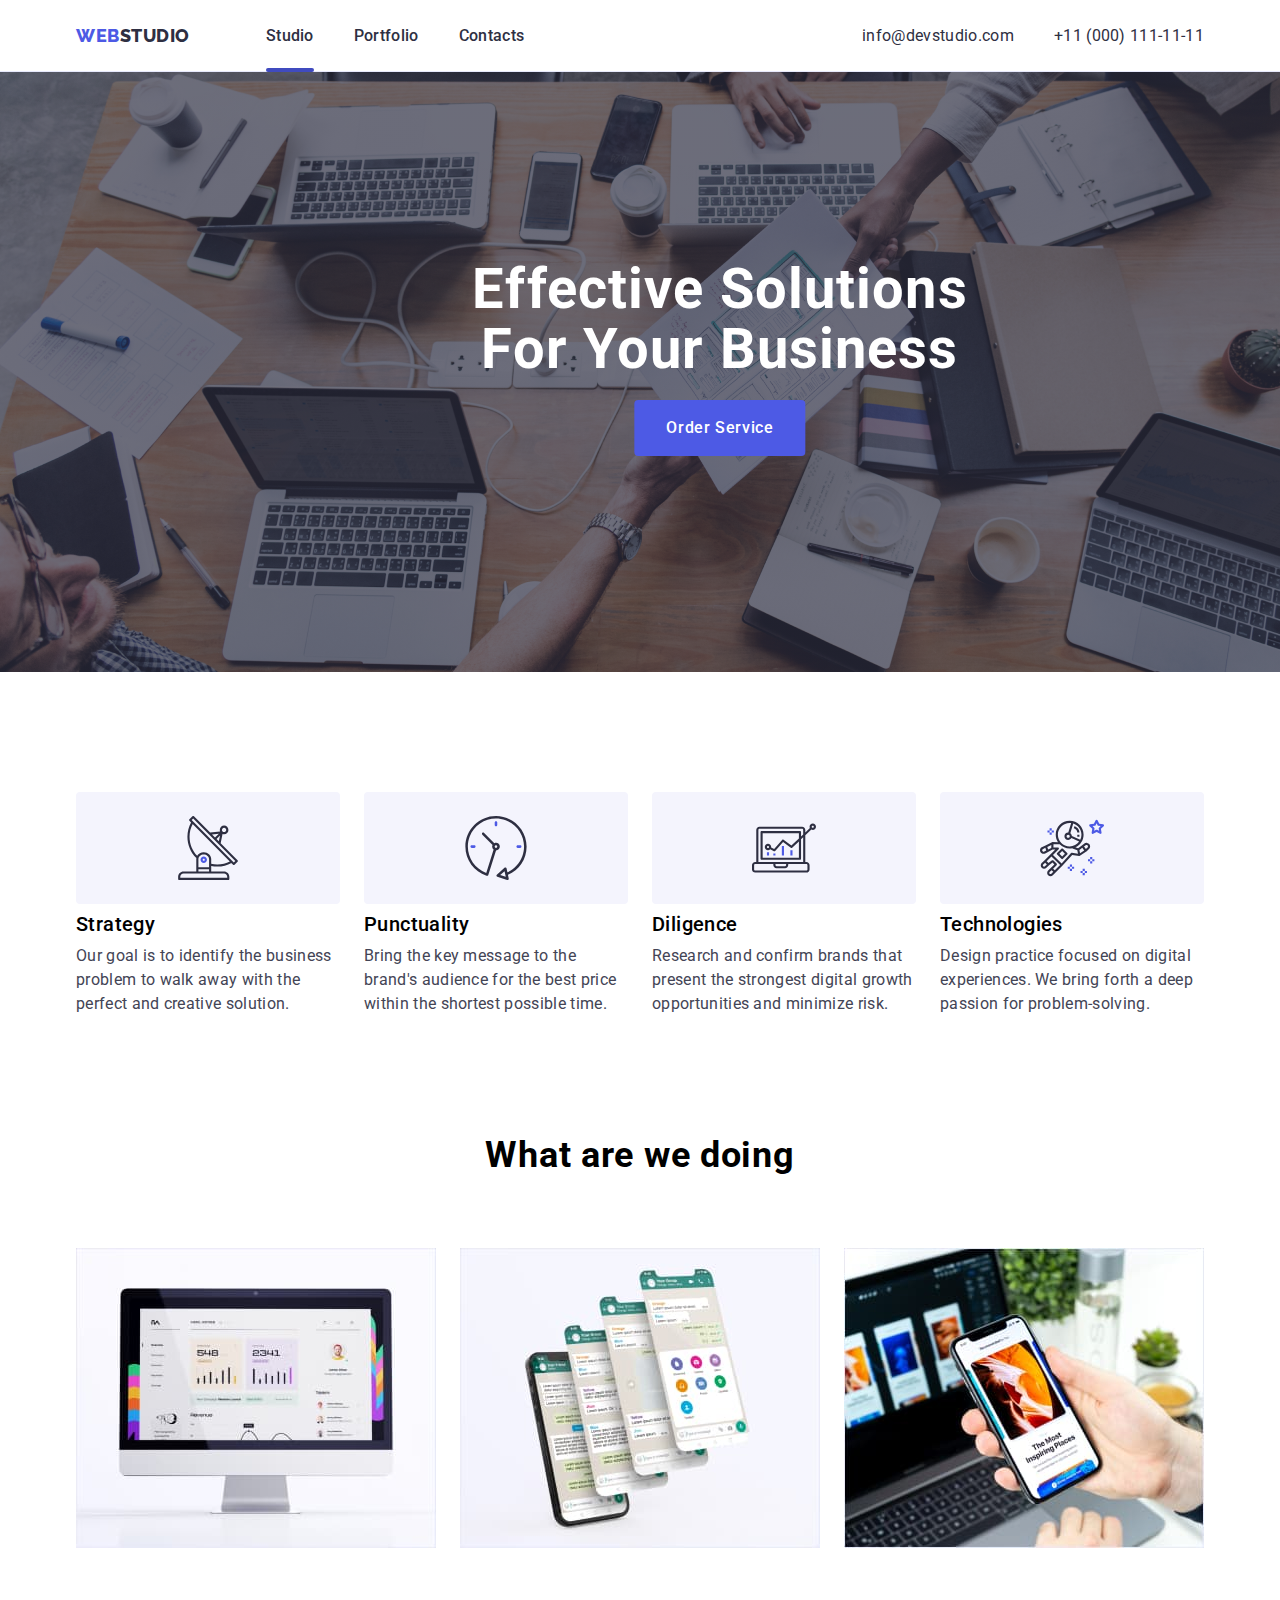
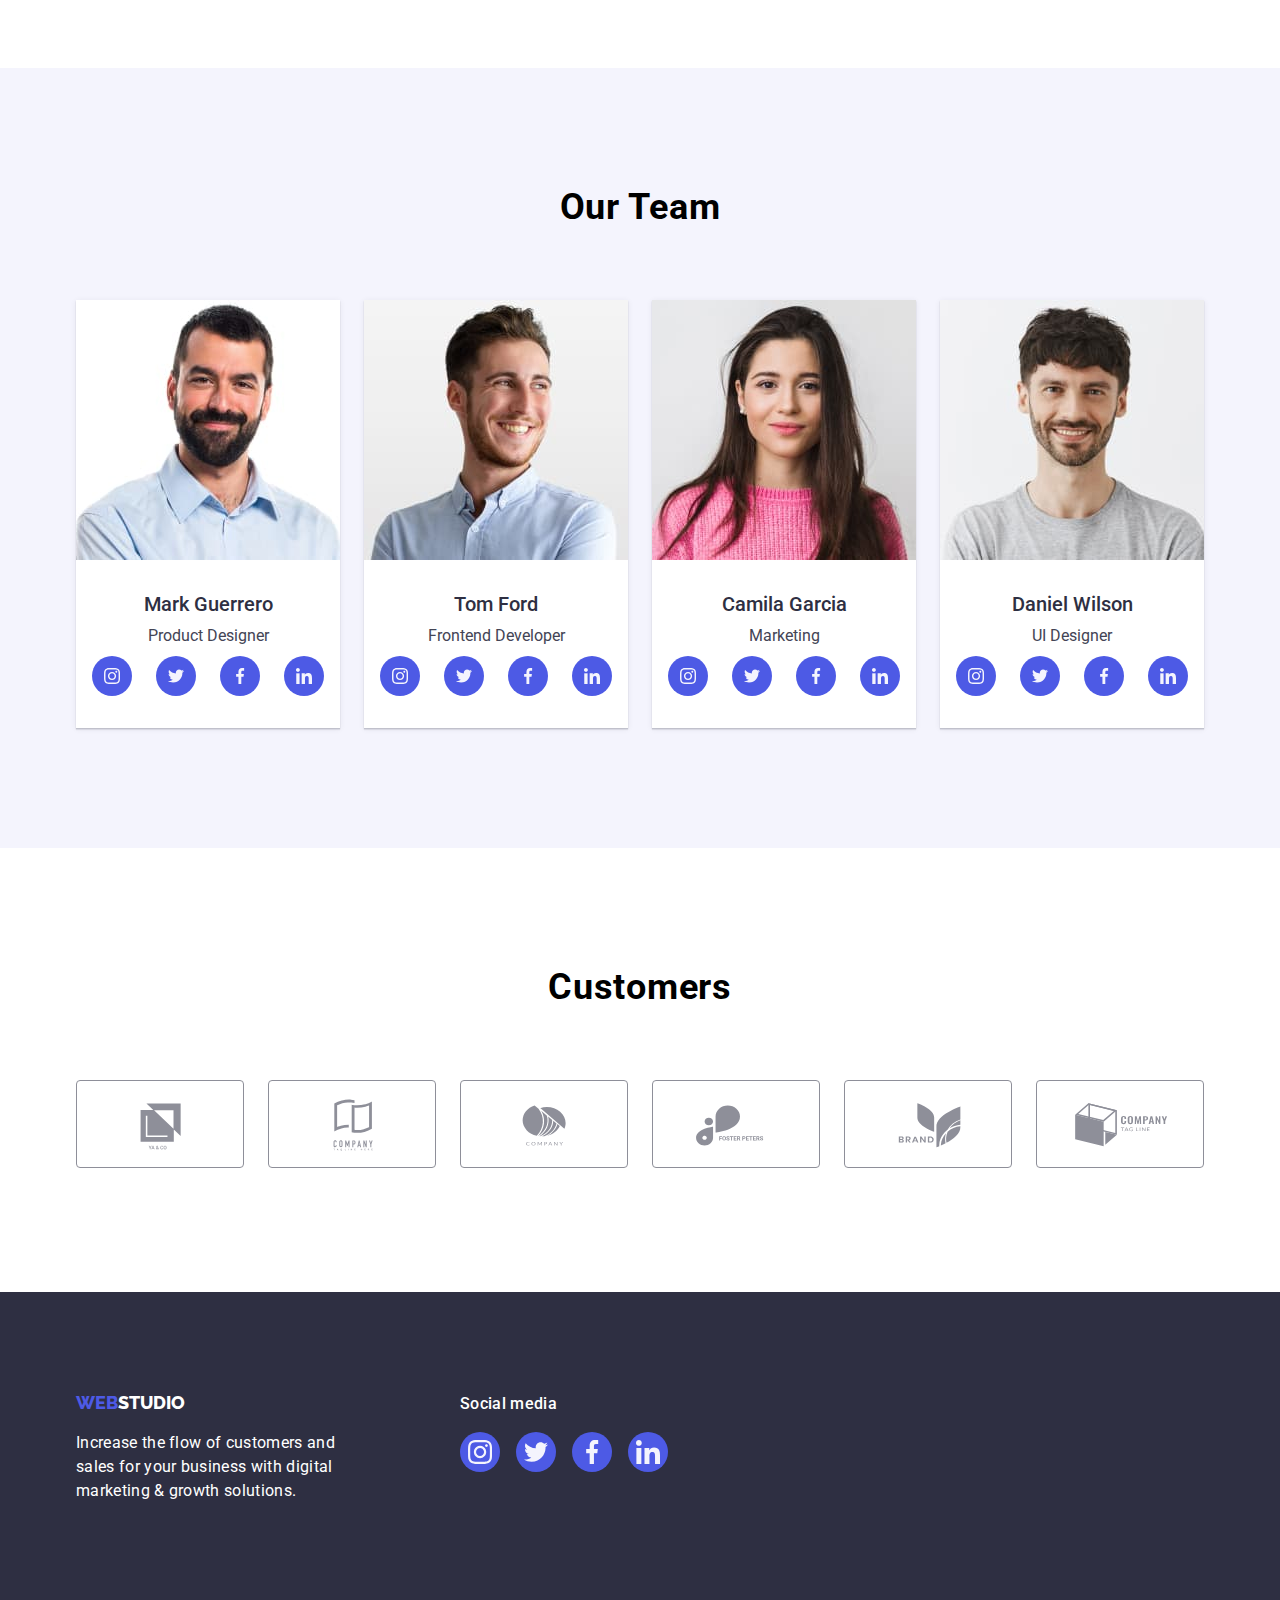
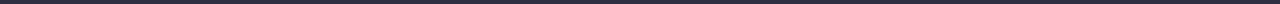
<file: index.html>
<!DOCTYPE html>
<html lang="en">
  <head>
    <meta charset="UTF-8" />
    <meta name="viewport" content="width=device-width, initial-scale=1.0" />
    <title>Document</title>
    <link rel="preconnect" href="https://fonts.googleapis.com" />
    <link rel="preconnect" href="https://fonts.gstatic.com" crossorigin />
    <link
      href="https://fonts.googleapis.com/css2?family=Raleway:wght@800&family=Roboto:wght@400;500;700;900&display=swap"
      rel="stylesheet"
    />
    <link
      rel="stylesheet"
      href="https://cdnjs.cloudflare.com/ajax/libs/modern-normalize/1.0.0/modern-normalize.min.css"
    />
    <link rel="stylesheet" href="css/styles.css" />
  </head>
  <body>
    <header class="header-layout">
      <div class="container header-wrap">
        <a href="index.html" class="logo"
          ><span class="logo-span">WEB</span>STUDIO</a
        >
        <nav class="nav">
          <ul class="nav-layout">
            <li><a class="nav-menu underline" href="./index.html">Studio</a></li>
            <li><a class="nav-menu" href="./portfolio.html">Portfolio</a></li>
            <li><a class="nav-menu" href="#">Contacts</a></li>
          </ul>
        </nav>
        <address class="address">
          <a class="mail" href="mailto:info@devstudio.com"
            >info@devstudio.com</a
          >
          <a class="tel" href="tel:110001111111">+11 (000) 111-11-11</a>
        </address>
      </div>
    </header>
    <main>
      <section class="main-navy-section main-navy-section-layout">
        <div class="container">
          <h1 class="main-heading main-navy-content">
            Effective Solutions For Your Business
          </h1>
          <button
            type="button"
            class="main-button button-layout"
            data-modal-open
          >
            Order Service
          </button>
          <div class="backdrop is-hidden" data-modal>
            <div class="modal">
              <button type="button" class="close-button" data-modal-close>
                <svg height="8px" width="8px">
                  <use href="./images/icons.svg#icon-close"></use>
                </svg>
              </button>
              </button>
            </div>
          </div>
        </div>
      </section>
      <section class="section">
        <div class="container">
          <ul class="no-dots company-deccription-layout">
            <li class="company-description-section comp-description-feature">
              <div class="comp-description-icons">
                <svg width="64px" height="64px">
                  <use href="./images/icons.svg#icon-antenna-1-1"></use>
                </svg>
              </div>
              <h3 class="company-description-heading">Strategy</h3>
              <p class="company-description-paragraph">
                Our goal is to identify the business problem to walk away with
                the perfect and creative solution.
              </p>
            </li>
            <li class="company-description-section comp-description-feature">
              <div class="comp-description-icons">
                <svg width="64px" height="64px">
                  <use href="./images/icons.svg#icon-clock-1-1"></use>
                </svg>
              </div>
              <h3 class="company-description-heading">Punctuality</h3>
              <p class="company-description-paragraph">
                Bring the key message to the brand's audience for the best price
                within the shortest possible time.
              </p>
            </li>
            <li class="company-description-section comp-description-feature">
              <div class="comp-description-icons">
                <svg width="64px" height="64px">
                  <use href="./images/icons.svg#icon-diagram-1-1"></use>
                </svg>
              </div>
              <h3 class="company-description-heading">Diligence</h3>
              <p class="company-description-paragraph">
                Research and confirm brands that present the strongest digital
                growth opportunities and minimize risk.
              </p>
            </li>
            <li class="company-description-section comp-description-feature">
              <div class="comp-description-icons">
                <svg width="64px" height="64px">
                  <use href="./images/icons.svg#icon-astronaut-1-1"></use>
                </svg>
              </div>
              <h3 class="company-description-heading">Technologies</h3>
              <p class="company-description-paragraph">
                Design practice focused on digital experiences. We bring forth a
                deep passion for problem-solving.
              </p>
            </li>
          </ul>
        </div>
      </section>
      <section class="wywd-bottom-padding">
        <div class="container">
          <h2 class="wawd-heading wywd-layout">What are we doing</h2>
          <ul class="no-dots">
            <li>
              <img
                src="images/Rectangle71.jpg"
                alt="Photo of computer monitor with a graph on the screen"
                width="360"
                height="300"
              />
            </li>
            <li>
              <img
                src="images/img2.jpg"
                alt="Photo of the phone from which other images come out"
                width="360"
                height="300"
              />
            </li>
            <li>
              <img
                src="images/img3.jpg"
                alt="A man is holding a phone in his hand and a computer can be seen in the background"
                width="360"
                height="300"
              />
            </li>
          </ul>
        </div>
      </section>
      <section class="section team">
        <div class="container">
          <h2 class="team-heading">Our Team</h2>
          <ul class="no-dots">
            <li class="team-img-layout">
              <img
                src="images/portret1.jpg"
                alt="Happy man with a black hair, beard and mustage"
                width="264"
                height="260"
              />
              <div class="team-description">
                <h3 class="img-heading">Mark Guerrero</h3>
                <p class="img-paragraph">Product Designer</p>
                <div>
                  <ul class="team-icons">
                    <li class="background-icons-tm">
                      <a href="#">
                        <svg width="16px" height="16px">
                          <use href="images/icons.svg#icon-instagram"></use>
                        </svg>
                      </a>
                    </li>
                    <li class="background-icons-tm">
                      <a href="#">
                        <svg width="16px" height="16px">
                          <use href="images/icons.svg#icon-twitter"></use>
                        </svg>
                      </a>
                    </li>
                    <li class="background-icons-tm">
                      <a href="#">
                        <svg width="16px" height="16px">
                          <use href="images/icons.svg#icon-facebook"></use>
                        </svg>
                      </a>
                    </li>
                    <li class="background-icons-tm">
                      <a href="#">
                        <svg width="16px" height="16px">
                          <use href="images/icons.svg#icon-linkedin"></use>
                        </svg>
                      </a>
                    </li>
                  </ul>
                </div>
              </div>
            </li>
            <li class="team-img-layout">
              <img
                src="images/portret2.jpg"
                alt="A blond man with a blue tshirt is smiling"
                width="264"
                height="260"
              />
              <div class="team-description">
                <h3 class="img-heading">Tom Ford</h3>
                <p class="img-paragraph">Frontend Developer</p>
                <div>
                  <ul class="team-icons">
                    <li class="background-icons-tm">
                      <a href="#">
                        <svg width="16px" height="16px">
                          <use href="images/icons.svg#icon-instagram"></use>
                        </svg>
                      </a>
                    </li>
                    <li class="background-icons-tm">
                      <a href="#">
                        <svg width="16px" height="16px">
                          <use href="images/icons.svg#icon-twitter"></use>
                        </svg>
                      </a>
                    </li>
                    <li class="background-icons-tm">
                      <a href="#">
                        <svg width="16px" height="16px">
                          <use href="images/icons.svg#icon-facebook"></use>
                        </svg>
                      </a>
                    </li>
                    <li class="background-icons-tm">
                      <a href="#">
                        <svg width="16px" height="16px">
                          <use href="images/icons.svg#icon-linkedin"></use>
                        </svg>
                      </a>
                    </li>
                  </ul>
                </div>
              </div>
            </li>
            <li class="team-img-layout">
              <img
                src="images/portret3.jpg"
                alt="Photo of a young female dressed in pink sweater"
                width="264"
                height="260"
              />
              <div class="team-description">
                <h3 class="img-heading">Camila Garcia</h3>
                <p class="img-paragraph">Marketing</p>
                <div>
                  <ul class="team-icons">
                    <li class="background-icons-tm">
                      <a href="#">
                        <svg width="16px" height="16px">
                          <use href="images/icons.svg#icon-instagram"></use>
                        </svg>
                      </a>
                    </li>
                    <li class="background-icons-tm">
                      <a href="#">
                        <svg width="16px" height="16px">
                          <use href="images/icons.svg#icon-twitter"></use>
                        </svg>
                      </a>
                    </li>
                    <li class="background-icons-tm">
                      <a href="#">
                        <svg width="16px" height="16px">
                          <use href="images/icons.svg#icon-facebook"></use>
                        </svg>
                      </a>
                    </li>
                    <li class="background-icons-tm">
                      <a href="#">
                        <svg width="16px" height="16px">
                          <use href="images/icons.svg#icon-linkedin"></use>
                        </svg>
                      </a>
                    </li>
                  </ul>
                </div>
              </div>
            </li>
            <li class="team-img-layout">
              <img
                src="images/portret4.jpg"
                alt="Photo of a young man with brown hairs and smile on his face"
                width="264"
                height="260"
              />
              <div class="team-description">
                <h3 class="img-heading">Daniel Wilson</h3>
                <p class="img-paragraph">UI Designer</p>
                <div>
                  <ul class="team-icons">
                    <li class="background-icons-tm">
                      <a href="#">
                        <svg width="16px" height="16px">
                          <use href="images/icons.svg#icon-instagram"></use>
                        </svg>
                      </a>
                    </li>
                    <li class="background-icons-tm">
                      <a href="#">
                        <svg width="16px" height="16px">
                          <use href="images/icons.svg#icon-twitter"></use>
                        </svg>
                      </a>
                    </li>
                    <li class="background-icons-tm">
                      <a href="#">
                        <svg width="16px" height="16px">
                          <use href="images/icons.svg#icon-facebook"></use>
                        </svg>
                      </a>
                    </li>
                    <li class="background-icons-tm">
                      <a href="#">
                        <svg width="16px" height="16px">
                          <use href="images/icons.svg#icon-linkedin"></use>
                        </svg>
                      </a>
                    </li>
                  </ul>
                </div>
              </div>
            </li>
          </ul>
        </div>
      </section>
      <section class="section">
        <h2 class="team-heading">Customers</h2>
        <div>
          <ul class="customers-icons">
            <li>
              <svg class="icon-Client">
                <use href="images/icons.svg#icon-Client-1"></use>
              </svg>
            </li>
            <li>
              <svg class="icon-Client">
                <use href="images/icons.svg#icon-Client-2"></use>
              </svg>
            </li>
            <li>
              <svg class="icon-Client">
                <use href="images/icons.svg#icon-Client-3"></use>
              </svg>
            </li>
            <li>
              <svg class="icon-Client">
                <use href="images/icons.svg#icon-Client-4"></use>
              </svg>
            </li>
            <li>
              <svg class="icon-Client">
                <use href="images/icons.svg#icon-Client-5"></use>
              </svg>
            </li>
            <li>
              <svg class="icon-Client">
                <use href="images/icons.svg#icon-Client-6"></use>
              </svg>
            </li>
          </ul>
        </div>
      </section>
    </main>
    <footer class="footer-background">
      <div class="container footer-flex">
        <div class="footer-content-layout">
          <a class="footer-logo" href="./index.html"
            ><span class="logo-span">WEB</span>STUDIO</a
          >
          <p class="footer-paragraph">
            Increase the flow of customers and sales for your business with
            digital marketing & growth solutions.
          </p>
        </div>
        <div class="social-media-container">
          <p class="social-media-footer">Social media</p>
          <ul class="footer-icons">
            <li class="background-icon-ft">
              <a href="#">
                <svg class="svg-size">
                  <use
                    width="24px"
                    height="24px"
                    href="images/icons.svg#icon-instagram"
                  ></use>
                </svg>
              </a>
            </li>
            <li class="background-icon-ft">
              <a href="#">
                <svg class="svg-size">
                  <use
                    width="24px"
                    height="24px"
                    href="images/icons.svg#icon-twitter"
                  ></use>
                </svg>
              </a>
            </li>
            <li class="background-icon-ft">
              <a href="#">
                <svg class="svg-size">
                  <use
                    width="24px"
                    height="24px"
                    href="images/icons.svg#icon-facebook"
                  ></use>
                </svg>
              </a>
            </li>
            <li class="background-icon-ft">
              <a href="#">
                <svg class="svg-size">
                  <use
                    width="24px"
                    height="24px"
                    href="images/icons.svg#icon-linkedin"
                  ></use>
                </svg>
              </a>
            </li>
          </ul>
        </div>
      </div>
    </footer>
    <script src="./js/modal.js"></script>
  </body>
</html>
</file>
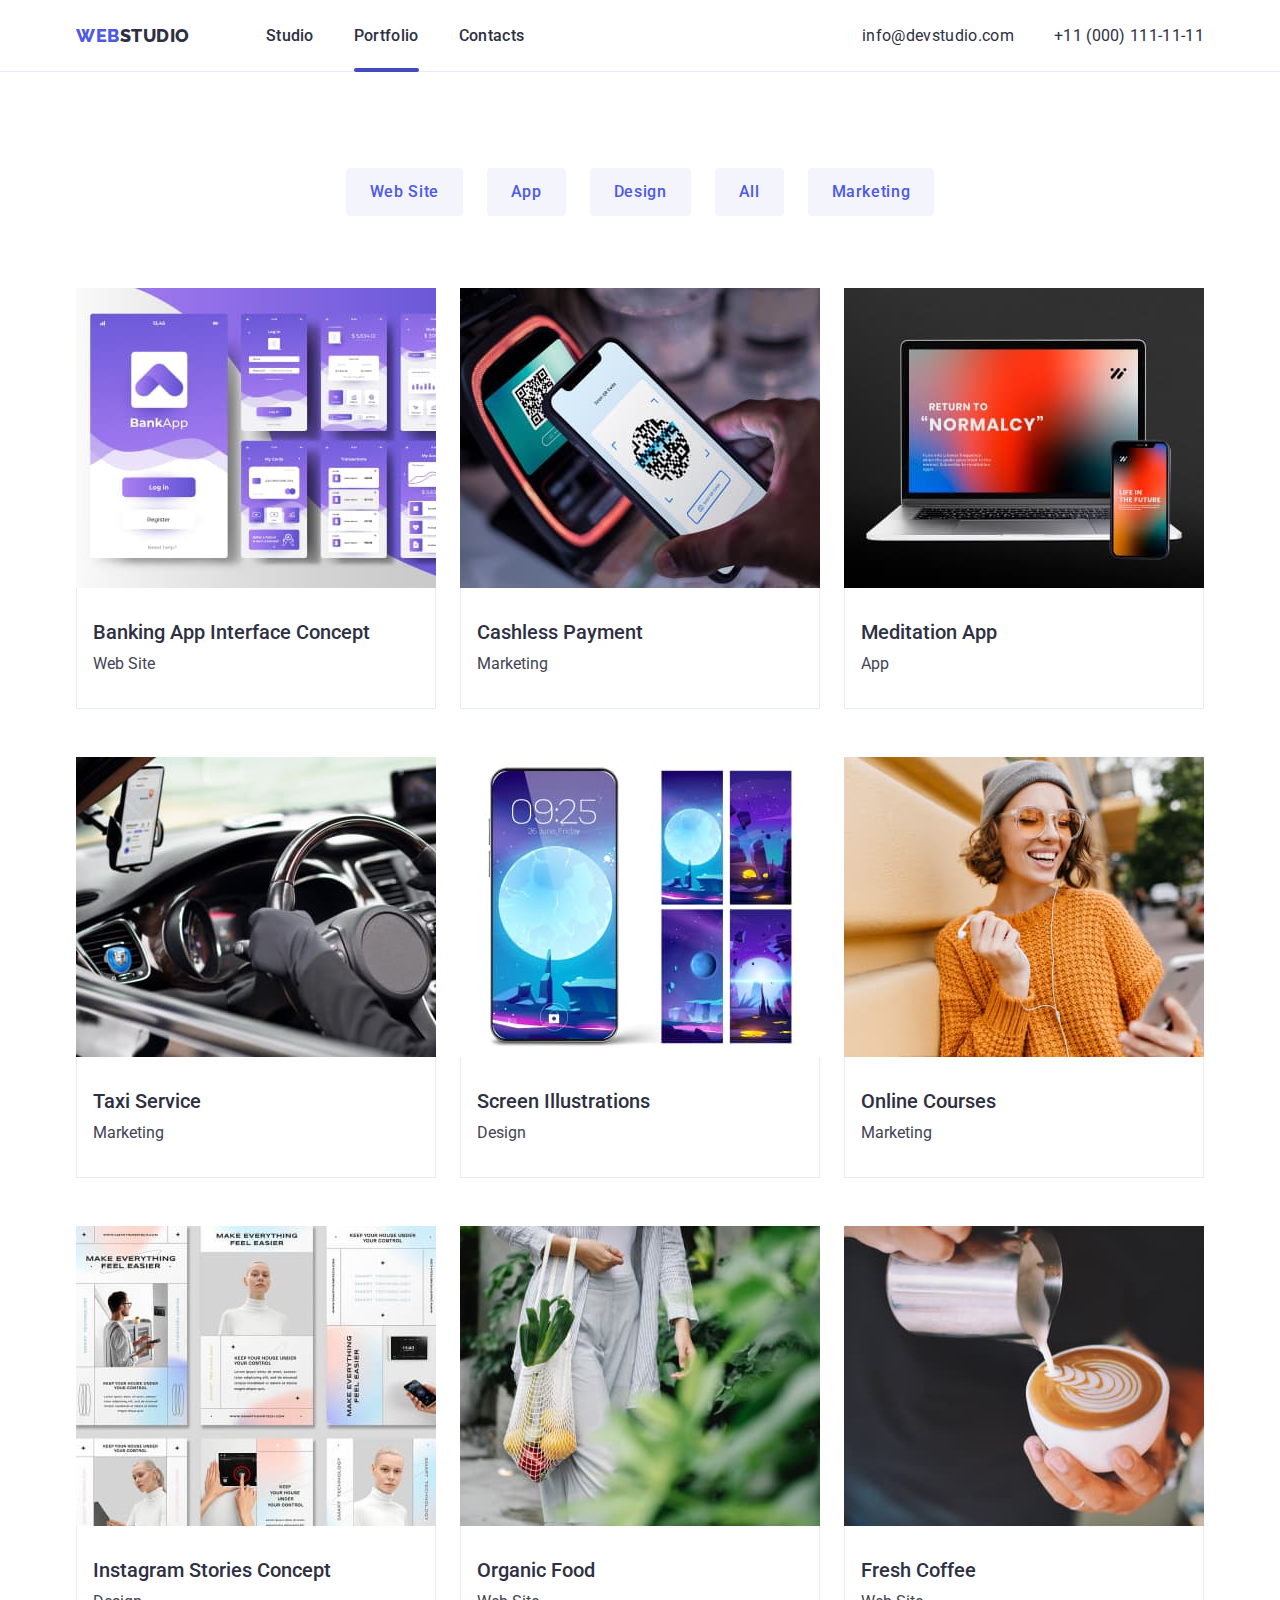
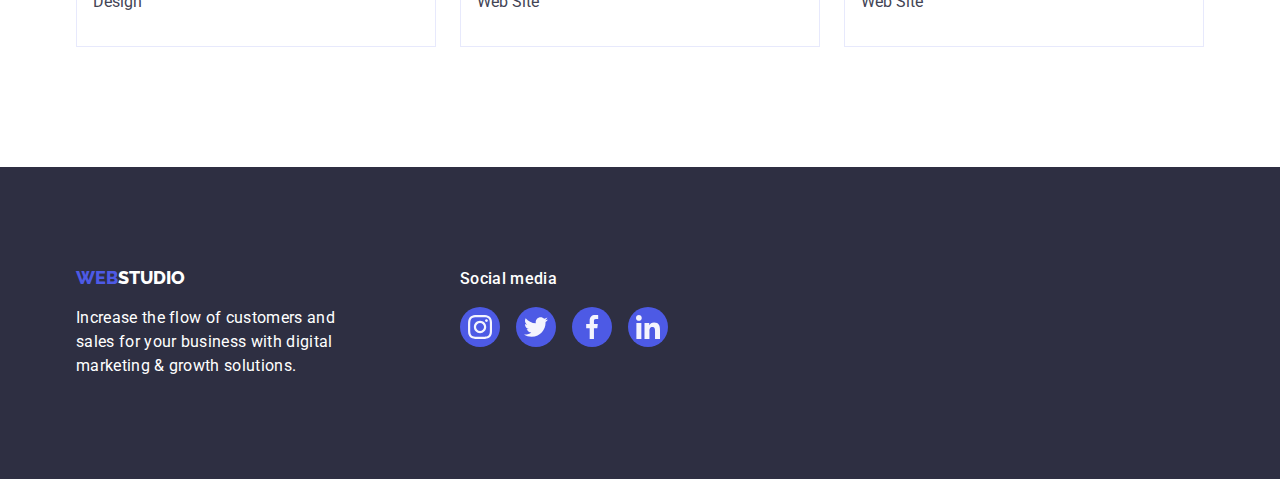
<file: portfolio.html>
<!DOCTYPE html>
<html lang="en">
  <head>
    <meta charset="UTF-8" />
    <meta name="viewport" content="width=device-width, initial-scale=1.0" />
    <title>Document</title>
    <link rel="preconnect" href="https://fonts.googleapis.com" />
    <link rel="preconnect" href="https://fonts.gstatic.com" crossorigin />
    <link
      href="https://fonts.googleapis.com/css2?family=Raleway:wght@800&family=Roboto:wght@400;500;700;900&display=swap"
      rel="stylesheet"
    />
    <link
      rel="stylesheet"
      href="https://cdnjs.cloudflare.com/ajax/libs/modern-normalize/1.0.0/modern-normalize.min.css"
    />
    <link rel="stylesheet" href="css/styles.css" />
  </head>
  <body>
    <header class="header-layout">
      <div class="container header-wrap">
        <a href="index.html" class="logo"
          ><span class="logo-span">WEB</span>STUDIO</a
        >
        <nav class="nav">
          <ul class="nav-layout">
            <li><a class="nav-menu" href="./index.html">Studio</a></li>
            <li>
              <a class="nav-menu underline-portfolio" href="./portfolio.html"
                >Portfolio</a
              >
            </li>
            <li><a class="nav-menu" href="#">Contacts</a></li>
          </ul>
        </nav>
        <address class="address">
          <a class="mail" href="mailto:info@devstudio.com"
            >info@devstudio.com</a
          >
          <a class="tel" href="tel:110001111111">+11 (000) 111-11-11</a>
        </address>
      </div>
    </header>
    <main>
      <section class="portfolio-section-layout">
        <div class="container">
          <ul class="portfolio-buttons-layout">
            <li>
              <button class="portfolio-button" type="button">Web Site</button>
            </li>
            <li>
              <button class="portfolio-button" type="button">App</button>
            </li>
            <li>
              <button class="portfolio-button" type="button">Design</button>
            </li>
            <li>
              <button class="portfolio-button" type="button">All</button>
            </li>
            <li>
              <button class="portfolio-button" type="button">Marketing</button>
            </li>
          </ul>
          <ul class="image-columns">
            <li class="portfolio-image-hover portfolio-shadow">
              <div class="portfolio-list-relative">
                <img
                  src="images/portfolio/portfolio1.jpg"
                  alt="Image with bank aplication"
                  width="360"
                  height="300"
                />
                <div class="image-slider">
                  <p class="slider-description">
                    14 Stylish and User-Friendly App Design Concepts · Task
                    Manager App · Calorie Tracker App · Exotic Fruit Ecommerce
                    App · Cloud Storage App
                  </p>
                </div>
              </div>
              <div class="portfoilio-text-layout">
                <h3 class="img-heading">Banking App Interface Concept</h3>
                <p class="img-paragraph">Web Site</p>
              </div>
            </li>
            <li class="portfolio-image-hover portfolio-shadow">
              <div class="portfolio-list-relative">
                <img
                  src="images/portfolio/portfolio2.jpg"
                  alt="Image of phone scaning QR code"
                  width="360"
                  height="300"
                />
                <div class="image-slider">
                  <p class="slider-description">
                    14 Stylish and User-Friendly App Design Concepts · Task
                    Manager App · Calorie Tracker App · Exotic Fruit Ecommerce
                    App · Cloud Storage App
                  </p>
                </div>
              </div>
              <div class="portfoilio-text-layout">
                <h3 class="img-heading">Cashless Payment</h3>
                <p class="img-paragraph">Marketing</p>
              </div>
            </li>
            <li class="portfolio-image-hover portfolio-shadow">
              <div class="portfolio-list-relative">
                <img
                  src="images/portfolio/portfolio3.jpg"
                  alt="Image of laptop and smartphone on gray backround"
                  width="360"
                  height="300"
                />
                <div class="image-slider">
                  <p class="slider-description">
                    14 Stylish and User-Friendly App Design Concepts · Task
                    Manager App · Calorie Tracker App · Exotic Fruit Ecommerce
                    App · Cloud Storage App
                  </p>
                </div>
              </div>
              <div class="portfoilio-text-layout">
                <h3 class="img-heading">Meditation App</h3>
                <p class="img-paragraph">App</p>
              </div>
            </li>
            <li class="portfolio-image-hover portfolio-shadow">
              <div class="portfolio-list-relative">
                <img
                  src="images/portfolio/portfolio4.jpg"
                  alt="Image of car inside with steering wheel on first plan"
                  width="360"
                  height="300"
                />
                <div class="image-slider">
                  <p class="slider-description">
                    14 Stylish and User-Friendly App Design Concepts · Task
                    Manager App · Calorie Tracker App · Exotic Fruit Ecommerce
                    App · Cloud Storage App
                  </p>
                </div>
              </div>
              <div class="portfoilio-text-layout">
                <h3 class="img-heading">Taxi Service</h3>
                <p class="img-paragraph">Marketing</p>
              </div>
            </li>
            <li class="portfolio-image-hover portfolio-shadow">
              <div class="portfolio-list-relative">
                <img
                  src="images/portfolio/portfolio5.jpg"
                  alt="Image of smartphone and a few different wallpapers"
                  width="360"
                  height="300"
                />
                <div class="image-slider">
                  <p class="slider-description">
                    14 Stylish and User-Friendly App Design Concepts · Task
                    Manager App · Calorie Tracker App · Exotic Fruit Ecommerce
                    App · Cloud Storage App
                  </p>
                </div>
              </div>
              <div class="portfoilio-text-layout">
                <h3 class="img-heading">Screen Illustrations</h3>
                <p class="img-paragraph">Design</p>
              </div>
            </li>
            <li class="portfolio-image-hover portfolio-shadow">
              <div class="portfolio-list-relative">
                <img
                  src="images/portfolio/portfolio6.jpg"
                  alt="Image of woman with onange hoodie and smile on her face"
                  width="360"
                  height="300"
                />
                <div class="image-slider">
                  <p class="slider-description">
                    14 Stylish and User-Friendly App Design Concepts · Task
                    Manager App · Calorie Tracker App · Exotic Fruit Ecommerce
                    App · Cloud Storage App
                  </p>
                </div>
              </div>
              <div class="portfoilio-text-layout">
                <h3 class="img-heading">Online Courses</h3>
                <p class="img-paragraph">Marketing</p>
              </div>
            </li>
            <li class="portfolio-image-hover portfolio-shadow">
              <div class="portfolio-list-relative">
                <img
                  src="images/portfolio/portfolio7.jpg"
                  alt="Image of a few stories concept for instagram"
                  width="360"
                  height="300"
                />
                <div class="image-slider">
                  <p class="slider-description">
                    14 Stylish and User-Friendly App Design Concepts · Task
                    Manager App · Calorie Tracker App · Exotic Fruit Ecommerce
                    App · Cloud Storage App
                  </p>
                </div>
              </div>
              <div class="portfoilio-text-layout">
                <h3 class="img-heading">Instagram Stories Concept</h3>
                <p class="img-paragraph">Design</p>
              </div>
            </li>
            <li class="portfolio-image-hover portfolio-shadow">
              <div class="portfolio-list-relative">
                <img
                  src="images/portfolio/portfolio8.jpg"
                  alt="Image of a woman who's holding a bag full of fruits"
                  width="360"
                  height="300"
                />
                <div class="image-slider">
                  <p class="slider-description">
                    14 Stylish and User-Friendly App Design Concepts · Task
                    Manager App · Calorie Tracker App · Exotic Fruit Ecommerce
                    App · Cloud Storage App
                  </p>
                </div>
              </div>
              <div class="portfoilio-text-layout">
                <h3 class="img-heading">Organic Food</h3>
                <p class="img-paragraph">Web Site</p>
              </div>
            </li>
            <li class="portfolio-image-hover portfolio-shadow">
              <div class="portfolio-list-relative">
                <img
                  src="images/portfolio/portfolio9.jpg"
                  alt="Image of a cup of coffee"
                  width="360"
                  height="300"
                />
                <div class="image-slider">
                  <p class="slider-description">
                    14 Stylish and User-Friendly App Design Concepts · Task
                    Manager App · Calorie Tracker App · Exotic Fruit Ecommerce
                    App · Cloud Storage App
                  </p>
                </div>
              </div>
              <div class="portfoilio-text-layout">
                <h3 class="img-heading">Fresh Coffee</h3>
                <p class="img-paragraph">Web Site</p>
              </div>
            </li>
          </ul>
        </div>
      </section>
    </main>
    <footer class="footer-background">
      <div class="container footer-flex">
        <div class="footer-content-layout">
          <a class="footer-logo" href="./index.html"
            ><span class="logo-span">WEB</span>STUDIO</a
          >
          <p class="footer-paragraph">
            Increase the flow of customers and sales for your business with
            digital marketing & growth solutions.
          </p>
        </div>
        <div class="social-media-container">
          <p class="social-media-footer">Social media</p>
          <ul class="footer-icons">
            <li class="background-icon-ft">
              <a href="#">
                <svg class="svg-size">
                  <use
                    width="24px"
                    height="24px"
                    href="images/icons.svg#icon-instagram"
                  ></use>
                </svg>
              </a>
            </li>
            <li class="background-icon-ft">
              <a href="#">
                <svg class="svg-size">
                  <use
                    width="24px"
                    height="24px"
                    href="images/icons.svg#icon-twitter"
                  ></use>
                </svg>
              </a>
            </li>
            <li class="background-icon-ft">
              <a href="#">
                <svg class="svg-size">
                  <use
                    width="24px"
                    height="24px"
                    href="images/icons.svg#icon-facebook"
                  ></use>
                </svg>
              </a>
            </li>
            <li class="background-icon-ft">
              <a href="#">
                <svg class="svg-size">
                  <use
                    width="24px"
                    height="24px"
                    href="images/icons.svg#icon-linkedin"
                  ></use>
                </svg>
              </a>
            </li>
          </ul>
        </div>
      </div>
    </footer>
  </body>
</html>
</file>
<file: css/styles.css>
h1,
h2,
h3,
h4,
h5,
h6,
p {
  margin: 0;
}
img {
  display: block;
  max-width: 100%;
  height: auto;
}
button {
  cursor: pointer;
  border: none;
  border-radius: 4px;
}
ul,
ol {
  list-style: none;
  margin: 0;
  padding-left: 0;
}
a {
  text-decoration: none;
}
.section {
  padding-top: 120px;
  padding-bottom: 120px;
}
body {
  font-family: "Roboto", sans-serif;
}
:root {
  --cloud-background-color: #f4f4fd;
  --navyblue-background-and-heading-color: #2e2f42;
  --orderservice-and-logospan-color: #4d5ae5;
  --paragraph-color: #434455;
  --h1-and-ourteam-images-bacground-color: #ffffff;
  --portfolio-button: #404bbf;
  --cornflower: #e7e9fc;
  --navyblue-modal: ##2e2f4266;
}
.container {
  width: 1158px;
  margin: 0 auto;
  padding: 0 15px;
  position: relative;
}
.header-wrap {
  display: flex;
  align-items: center;
}
.header-layout {
  display: flex;
  height: 72px;
  flex-shrink: 0;
  border-bottom: 1px solid var(--cornflower);
}
.nav {
  margin-left: 76px;
}
.nav-layout {
  display: inline-flex;
  align-items: flex-start;
  gap: 40px;
}
.address {
  margin-left: auto;
  display: flex;
  gap: 40px;
}
.main-navy-section-layout {
  width: 1440px;
  height: 600px;
  text-align: center;
  margin: 0 auto;
}
.main-navy-content {
  width: 496px;
  text-align: center;
  margin: 0 auto;
}
.button-layout {
  display: inline-flex;
  padding: 16px 32px;
  align-items: flex-start;
  gap: 10px;
  margin-top: 48px;
}

.company-deccription-layout {
  display: inline-flex;
  justify-content: center;
  width: 1128px;
  flex-shrink: 0;
}
.comp-description-feature {
  width: 264px;
}
.comp-description-icons {
  display: flex;
  height: 112px;
  width: 264px;
  background: var(--cloud-background-color);
  justify-content: center;
  align-items: center;
  border-radius: 4px;
  margin-bottom: 8px;
}
.wywd-layout {
  text-align: center;
}
.team {
  background-color: var(--cloud-background-color);
  margin: 0 auto;
}
.team-img-layout {
  text-align: center;
  background-color: white;
  box-shadow: 0px 2px 1px 0px rgba(46, 47, 66, 0.08),
    0px 1px 1px 0px rgba(46, 47, 66, 0.16),
    0px 1px 6px 0px rgba(46, 47, 66, 0.08);
}
.footer-content-layout {
  width: 264px;
  height: 112px;
  flex-shrink: 0;
}
.footer-icons {
  display: flex;
  justify-content: center;
  margin-top: 16px;
  gap: 16px;
}
.social-media-container {
  width: 208px;
  margin-left: 120px;
}
.portfolio-buttons-layout {
  display: flex;
  align-items: flex-start;
  gap: 24px;
  justify-content: center;
  margin-bottom: 72px;
}
.portfolio-image-hover:hover .image-slider {
  translate: 0;
}
.portfolio-list-relative {
  position: relative;
  overflow: hidden;
}
.portfolio-shadow {
  transition-property: box-shadow;
  transition-duration: 250ms;
  transition-timing-function: cubic-bezier(0.4, 0, 0.2, 1);
}
.portfolio-shadow:hover {
  box-shadow: 0px 2px 1px 0px rgba(46, 47, 66, 0.08),
    0px 1px 1px 0px rgba(46, 47, 66, 0.16),
    0px 1px 6px 0px rgba(46, 47, 66, 0.08);
}
.logo {
  font-size: 18px;
  line-height: 1.17;
  color: var(--navyblue-background-and-heading-color);
  font-weight: 800;
  font-family: "Raleway", sans-serif;
  text-decoration: none;
  letter-spacing: 0.54px;
}
.logo-span {
  color: var(--orderservice-and-logospan-color);
}
.nav-menu {
  font-size: 16px;
  line-height: 1.5;
  color: var(--navyblue-background-and-heading-color);
  font-weight: 500;
  text-decoration: none;
  letter-spacing: 0.32px;
  transition-property: color;
  transition-duration: 250ms;
  transition-timing-function: cubic-bezier(0.4, 0, 0.2, 1);
}
.underline::after {
  content: "";
  background-color: var(--portfolio-button);
  height: 4px;
  width: 100%;
  bottom: -24px;
  left: 0px;
  border-radius: 2px;
  position: absolute;
}
.underline-portfolio::after {
  content: "";
  background-color: var(--portfolio-button);
  height: 4px;
  width: 100%;
  bottom: -24px;
  left: 0px;
  border-radius: 2px;
  position: absolute;
}
.underline-contacts::after {
  content: "";
  background-color: var(--portfolio-button);
  height: 4px;
  width: 100%;
  bottom: -20px;
  left: 0px;
  border-radius: 2px;
  position: absolute;
}
.nav-layout > li {
  position: relative;
}
.nav-menu:hover,
.nav-menu:focus {
  color: var(--portfolio-button);
}
.nav-menu:active::after {
  content: "";
  border-bottom: 3px solid #404bbf;
  border-radius: 2px;
}
.no-dots {
  display: flex;
  column-gap: 24px;
  list-style: none;
}
.image-columns {
  display: flex;
  flex-wrap: wrap;
  row-gap: 48px;
  column-gap: 24px;
}
.mail {
  font-size: 16px;
  line-height: 1.5;
  color: var(--navyblue-background-and-heading-color);
  text-decoration: none;
  font-style: normal;
  letter-spacing: 0.32px;
  transition-property: color;
  transition-duration: 250ms;
  transition-timing-function: cubic-bezier(0.4, 0, 0.2, 1);
}
.tel {
  font-size: 16px;
  line-height: 1.5;
  color: var(--navyblue-background-and-heading-color);
  text-decoration: none;
  font-style: normal;
  letter-spacing: 0.32px;
  transition-property: color;
  transition-duration: 250ms;
  transition-timing-function: cubic-bezier(0.4, 0, 0.2, 1);
}
.mail:hover,
.mail:focus,
.tel:hover,
.tel:focus {
  color: var(--portfolio-button);
}
.main-navy-section {
  background-color: var(--navyblue-background-and-heading-color);
  background-image: linear-gradient(
      rgba(46, 47, 66, 0.7),
      rgba(46, 47, 66, 0.7)
    ),
    url(../images/people-office.jpg);
  background-repeat: no-repeat;
  background-size: cover;
  padding: 188px 0;
}
.main-heading {
  font-size: 56px;
  line-height: 1.07;
  color: var(--h1-and-ourteam-images-bacground-color);
  font-weight: 700;
  letter-spacing: 1.12px;
}
.main-button {
  font-size: 16px;
  line-height: 1.5;
  color: var(--h1-and-ourteam-images-bacground-color);
  font-weight: 500;
  background-color: var(--orderservice-and-logospan-color);
  cursor: pointer;
  font-family: "Roboto";
  letter-spacing: 0.64px;
  position: absolute;
  transform: translate(-50%, -50%);
  transition-property: background-color;
  transition-duration: 250ms;
  transition-timing-function: cubic-bezier(0.4, 0, 0.2, 1);
}
.main-button:hover {
  background-color: var(--portfolio-button);
}
.backdrop {
  position: fixed;
  top: 0;
  left: 0;
  width: 100%;
  height: 100%;
  background: rgba(0, 0, 0, 0.5);
  z-index: 2;
}
.modal {
  width: 408px;
  height: 584px;
  position: absolute;
  top: 50%;
  left: 50%;
  transform: translate(-50%, -50%);
  background: #fff;
  border-radius: 4px;
}
.close-button {
  position: absolute;
  right: 24px;
  top: 24px;
  background-color: #e7e9fc;
  color: #2e2f42;
  width: 24px;
  height: 24px;
  border-radius: 50px;
  cursor: pointer;
  border: 1px solid #0000001a;
  padding-bottom: 8px;
  transition-property: background-color;
  transition-duration: 250ms;
  transition-timing-function: cubic-bezier(0.4, 0, 0.2, 1);
}
.close-button:hover {
  background-color: var(--portfolio-button);
  fill: white;
}
.is-hidden {
  opacity: 0;
  visibility: hidden;
  pointer-events: none;
}
.portfolio-button {
  padding: 12px 24px;
  color: var(--orderservice-and-logospan-color);
  background-color: var(--cloud-background-color);
  cursor: pointer;
  font-family: "Roboto";
  font-size: 16px;
  letter-spacing: 0.64px;
  line-height: 1.5;
  font-weight: 500;
  transition-property: background-color, color, box-shadow;
  transition-duration: 250ms;
  transition-timing-function: cubic-bezier(0.4, 0, 0.2, 1);
}
.portfolio-button:hover,
.portfolio-button:focus {
  color: var(--h1-and-ourteam-images-bacground-color);
  background-color: var(--portfolio-button);
  box-shadow: 0px 2px 2px 0px rgba(0, 0, 0, 0.12),
    0px 2px 1px 0px rgba(0, 0, 0, 0.08), 0px 3px 1px 0px rgba(0, 0, 0, 0.1);
  border-radius: 4px;
}
.portfoilio-text-layout {
  padding: 32px 16px;
  border: 1px solid var(--cornflower, #e7e9fc);
  border-top: none;
}
.image-slider {
  display: flex;
  justify-content: center;
  position: absolute;
  inset: 0;
  background-color: var(--orderservice-and-logospan-color);
  color: #fff;
  opacity: 90%;
  translate: 0 100% 0;
  transition: translate 250ms;
}
.slider-description {
  font-family: Roboto;
  font-size: 16px;
  font-style: normal;
  font-weight: 400;
  line-height: 24px;
  letter-spacing: 0.32px;
  width: 296px;
  margin-top: 40px;
}
.portfolio-section-layout {
  padding-top: 96px;
  padding-bottom: 120px;
}
.company-description-heading {
  font-size: 20px;
  line-height: 1.2;
  font-weight: 500;
  letter-spacing: 0.4px;
  margin-bottom: 0;
}
.company-description-paragraph {
  font-size: 16px;
  line-height: 1.5;
  letter-spacing: 0.32px;
  color: var(--paragraph-color);
  margin-top: 8px;
}
.wawd-heading {
  font-size: 36px;
  line-height: 1.11;
  font-weight: 700;
  letter-spacing: 0.72px;
  margin-bottom: 72px;
}
.wywd-bottom-padding {
  padding-bottom: 120px;
}
.team-heading {
  font-size: 36px;
  line-height: 1.11;
  font-weight: 700;
  letter-spacing: 0.72px;
  text-align: center;
  margin-bottom: 72px;
}
.team-description {
  border-radius: 0px 0px 4px 4px;
  padding: 32px 16px;
}
.team-icons {
  display: flex;
  justify-content: center;
  gap: 24px;
  margin-top: 8px;
}
.customers-icons {
  display: flex;
  justify-content: center;
  gap: 24px;
  cursor: pointer;
}
.icon-Client {
  fill: #8e8f99;
  width: 168px;
  height: 88px;
  border-radius: 4px;
  border: 1px solid #8e8f99;
  transition-property: fill, border-color;
  transition-duration: 250ms;
  transition-timing-function: cubic-bezier(0.4, 0, 0.2, 1);
}
.icon-Client:hover {
  fill: var(--portfolio-button);
  border-color: var(--portfolio-button);
}
.background-icon-ft {
  width: 40px;
  height: 40px;
  border-radius: 50%;
  background-color: var(--primary-brand, #4d5ae5);
  padding: 8px;
  transition-property: background-color;
  transition-duration: 250ms;
  transition-timing-function: cubic-bezier(0.4, 0, 0.2, 1);
  cursor: pointer;
}
.background-icons-tm {
  width: 40px;
  height: 40px;
  border-radius: 50%;
  background-color: var(--primary-brand, #4d5ae5);
  padding: 12px;
  transition-property: background-color;
  transition-duration: 250ms;
  transition-timing-function: cubic-bezier(0.4, 0, 0.2, 1);
}
.svg-size {
  width: 24px;
  height: 24px;
}
.background-icons-tm:hover,
.background-icons-tm:focus {
  background-color: rgba(64, 75, 191, 1);
  cursor: pointer;
}
.background-icon-ft:hover,
.background-icon-ft:focus {
  background-color: rgba(49, 208, 170, 1);
}
.icon-ft-wrap {
  display: flex;
  justify-content: center;
}
.img-heading {
  font-size: 20px;
  line-height: 1.2;
  font-weight: 500;
  color: var(--navyblue-background-and-heading-color);
  margin-bottom: 8px;
}
.img-paragraph {
  font-size: 16px;
  line-height: 1.5;
  color: var(--paragraph-color);
}
.footer-background {
  background-color: var(--navyblue-background-and-heading-color);
  margin: 0 auto;
  padding: 100px 0;
}
.social-media-footer {
  font-size: 16px;
  font-weight: 500;
  line-height: 24px;
  letter-spacing: 0.32px;
  color: var(--h1-and-ourteam-images-bacground-color);
}
.footer-logo {
  font-size: 18px;
  line-height: 1.17;
  color: var(--h1-and-ourteam-images-bacground-color);
  font-weight: 800;
  font-family: "Raleway", sans-serif;
  text-decoration: none;
}
.footer-flex {
  display: flex;
}
.footer-paragraph {
  font-size: 16px;
  line-height: 1.5;
  letter-spacing: 0.32px;
  color: var(--h1-and-ourteam-images-bacground-color);
  margin-top: 17.5px;
}
</file>
